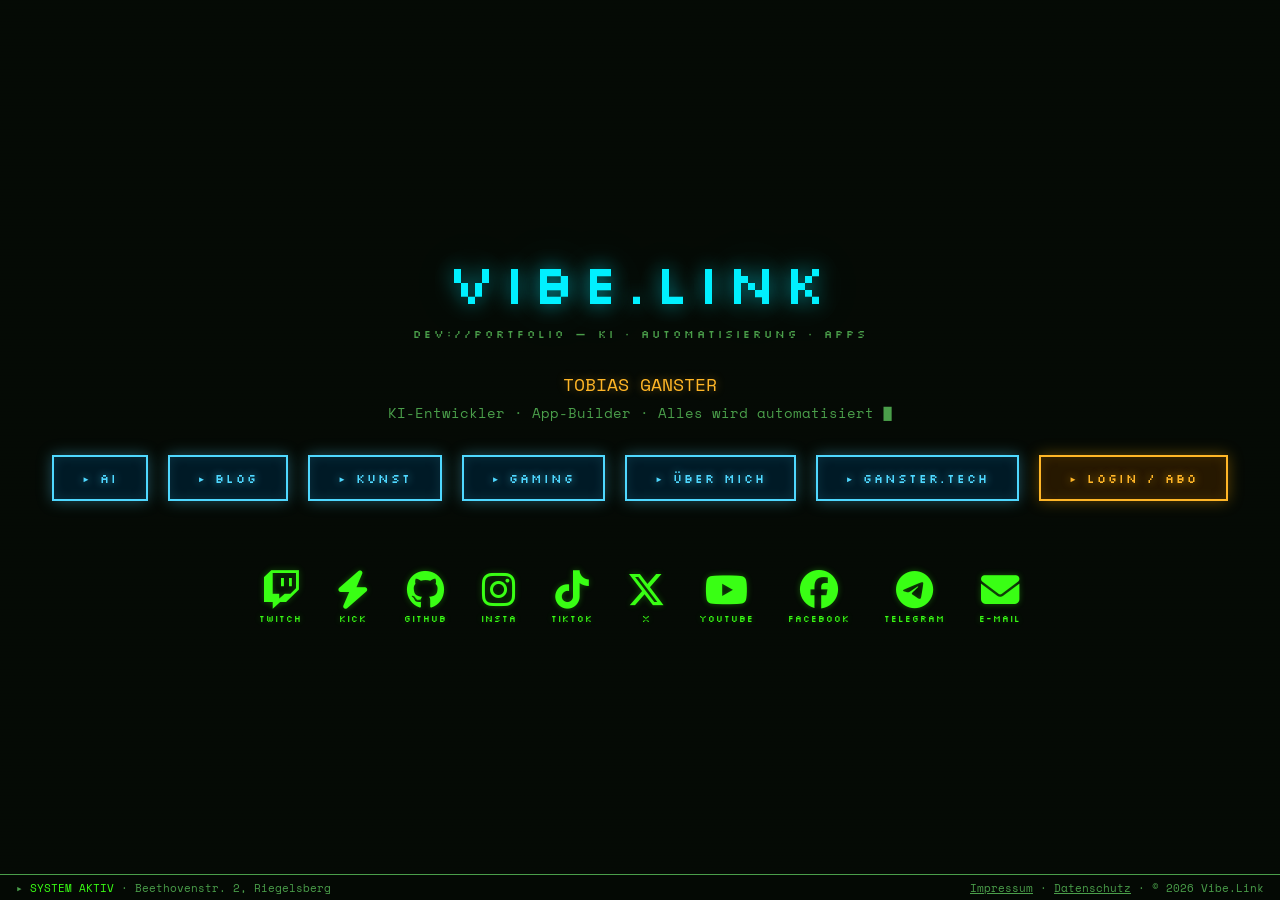
<file: index.html>
<!DOCTYPE html>
<html lang="de">
<head>

<!-- ============================================================
     GOOGLE ANALYTICS VORUEBERGEHEND DEAKTIVIERT (18.07.2026)
     Grund: GA setzt Cookies und uebertraegt Daten an Google (USA).
     Das ist nach § 25 TDDDG nur MIT vorheriger Einwilligung erlaubt
     (Cookie-Banner). Ohne Banner = Rechtsverstoss + Abmahnrisiko.
     Ausserdem stand in der Datenschutzerklaerung "kein Tracking",
     was damit nicht gestimmt haette.

     Wieder aktivieren: einfach die Kommentarzeichen entfernen.
     ABER vorher: Cookie-Banner einbauen ODER auf eine
     einwilligungsfreie Alternative wechseln (z.B. Matomo ohne Cookies).
     ============================================================
<script async src="https://www.googletagmanager.com/gtag/js?id=G-8L94X9D09W"></script>
<script>
  window.dataLayer = window.dataLayer || [];
  function gtag(){dataLayer.push(arguments);}
  gtag('js', new Date());
  gtag('config', 'G-8L94X9D09W', { 'anonymize_ip': true });
</script>
     ============================================================ -->
<meta charset="UTF-8">
<meta name="viewport" content="width=device-width, initial-scale=1.0">


  <title>VIBE.LINK — Tobias Ganster</title>
  <meta name="description" content="Tobias Ganster — KI-Entwickler, App-Builder, Automatisierer. Alles wird automatisiert.">
  <!-- Schriften liegen lokal auf dem eigenen Server (Datenschutz: keine IP-Uebertragung an Google) -->
  <link rel="stylesheet" href="fonts.css">
  <style>
    :root {
      --dos-green: #39ff14;
      --dos-amber: #ffb627;
      --dos-cyan: #00f0ff;
      --dos-red: #ff3355;
      --dos-white: #d4d4d4;
      --dos-dim: #4a9e4a;
      --dos-bg: #050a05;
      --font-main: 'Space Mono', 'Courier New', monospace;
      --font-pixel: 'Silkscreen', 'Pixelify Sans', monospace;
    }
    *, *::before, *::after { box-sizing: border-box; margin: 0; padding: 0; }
    /* Seite darf notfalls scrollen - sonst wird bei kleiner Bildschirmhoehe
       (z.B. Ultrawide im Vollbild) der obere Teil abgeschnitten. */
    html, body { width: 100%; min-height: 100%; overflow-x: hidden; overflow-y: auto; }
    body {
      background: var(--dos-bg);
      color: var(--dos-green);
      font-family: var(--font-main);
    }

    /* Video Background */
    .video-bg-container {
      position: fixed;
      top: 0; left: 0; width: 100%; height: 100%;
      z-index: 0;
      overflow: hidden;
    }
    .video-bg {
      position: absolute;
      top: 50%; left: 50%;
      min-width: 100%; min-height: 100%;
      width: auto; height: auto;
      transform: translate(-50%, -50%);
      object-fit: cover;
      opacity: 1.0;
    }

    /* Dark overlay */
    .overlay {
      position: fixed;
      top: 0; left: 0; width: 100%; height: 100%;
      z-index: 1;
      background: radial-gradient(ellipse at center, rgba(5,10,5,0.0) 0%, rgba(5,10,5,0.15) 100%);
    }

    /* CRT scanlines */
    .scanlines {
      position: fixed;
      top: 0; left: 0; width: 100%; height: 100%;
      z-index: 2;
      pointer-events: none;
      background: repeating-linear-gradient(
        to bottom,
        rgba(0,0,0,0.06) 0px,
        rgba(0,0,0,0.06) 1px,
        transparent 1px,
        transparent 3px
      );
    }

    /* Content */
    .content {
      position: relative;
      z-index: 3;
      display: flex;
      flex-direction: column;
      align-items: center;
      justify-content: center;
      /* min-height statt fester Hoehe: der Block waechst mit, statt oben abzuschneiden.
         Unten extra Platz fuer die fixierte Statusleiste. */
      min-height: 100vh;
      text-align: center;
      padding: 50px 20px 80px;
    }

    .logo {
      font-family: var(--font-pixel);
      font-size: 3.5rem;
      color: var(--dos-cyan);
      text-shadow: 0 0 20px rgba(0,240,255,0.6), 0 0 60px rgba(0,240,255,0.2);
      letter-spacing: 8px;
      margin-bottom: 8px;
    }

    .subtitle {
      font-family: var(--font-pixel);
      font-size: 0.7rem;
      color: var(--dos-dim);
      letter-spacing: 3px;
      margin-bottom: 30px;
    }

    .name {
      font-family: var(--font-main);
      font-size: 1.1rem;
      color: var(--dos-amber);
      margin-bottom: 6px;
      text-shadow: 0 0 10px rgba(255,182,39,0.4);
    }

    .tagline {
      font-family: var(--font-main);
      font-size: 0.85rem;
      color: var(--dos-dim);
      margin-bottom: 32px;
    }

    /* Navigation Links */
    .nav-links {
      display: flex;
      gap: 20px;
      flex-wrap: wrap;
      justify-content: center;
      margin-bottom: 40px;
    }
    .nav-link {
      font-family: var(--font-pixel);
      font-size: 0.78rem;
      color: #4fd8ff;
      background: rgba(0, 30, 45, 0.85);
      border: 2px solid #4fd8ff;
      padding: 13px 28px;
      text-decoration: none;
      letter-spacing: 2px;
      transition: all 0.2s;
      cursor: pointer;
      text-shadow: 0 0 8px rgba(79,216,255,0.7);
      box-shadow: 0 0 14px rgba(79,216,255,0.35), inset 0 0 12px rgba(79,216,255,0.12);
    }
    .nav-link:hover {
      background: #4fd8ff;
      color: #001018;
      text-shadow: none;
      box-shadow: 0 0 26px rgba(79,216,255,0.85);
    }
    /* Login/Abo faellt bewusst auf - das ist der Abo-Zugang */
    .nav-link.nav-login {
      color: var(--dos-amber, #ffb000);
      border-color: var(--dos-amber, #ffb000);
      background: rgba(45, 28, 0, 0.85);
      text-shadow: 0 0 8px rgba(255,176,0,0.7);
      box-shadow: 0 0 14px rgba(255,176,0,0.35), inset 0 0 12px rgba(255,176,0,0.12);
    }
    .nav-link.nav-login:hover {
      background: var(--dos-amber, #ffb000);
      color: #181000;
      box-shadow: 0 0 26px rgba(255,176,0,0.85);
    }

    /* Social Links */
    .social-links {
      display: flex;
      gap: 34px;
      margin-top: 30px;
      flex-wrap: wrap;
      justify-content: center;
      max-width: 900px;
    }
    .social-link {
      font-size: 2.4rem;
      color: var(--dos-green);
      text-decoration: none;
      transition: all 0.2s;
      display: inline-flex;
      flex-direction: column;
      align-items: center;
      gap: 4px;
      text-shadow: 0 0 6px rgba(57,255,20,0.3);
    }
    .social-link .label {
      font-family: var(--font-pixel);
      font-size: 0.55rem;
      letter-spacing: 1px;
    }
    .social-link:hover {
      color: var(--dos-cyan);
      text-shadow: 0 0 15px rgba(0,240,255,0.6);
      transform: scale(1.15);
    }

    /* Status bar */
    .status-bar {
      position: fixed;
      bottom: 0;
      left: 0; right: 0;
      z-index: 10;
      background: rgba(5,10,5,0.95);
      border-top: 1px solid var(--dos-dim);
      padding: 4px 16px;
      font-size: 0.7rem;
      color: var(--dos-dim);
      display: flex;
      justify-content: space-between;
    }
    .status-bar .online {
      color: var(--dos-green);
    }

    /* Blink cursor */
    .blink { animation: blink-cursor 1s step-end infinite; }
    @keyframes blink-cursor {
      0%, 100% { opacity: 1; }
      50% { opacity: 0; }
    }

    /* Mobile */
    @media (max-width: 600px) {
      .logo { font-size: 2rem; letter-spacing: 4px; }
      .subtitle { font-size: 0.5rem; }
      .nav-link { padding: 6px 16px; font-size: 0.5rem; }
    }
  
    /* Desktop: video nicht so reinzoomen */
    @media (min-width: 768px) {
      .video-bg {
        object-fit: contain !important;
        background: #050a05;
      }
    }
    /* Mobile: video fuellt den Screen */
    @media (max-width: 767px) {
      .video-bg {
        object-fit: cover !important;
      }
    }

  </style>
  <!-- Symbole liegen lokal auf dem eigenen Server (Datenschutz: keine IP-Uebertragung an Cloudflare) -->
  <link rel="stylesheet" href="fontawesome.css">
</head>
<body>

<!-- Video Background -->
<div class="video-bg-container">
  <video class="video-bg" id="bgVideo" autoplay muted loop playsinline></video>
</div>
<script>
/* Hintergrund-Rotation:
   - beim Laden wird zufaellig einer aus BGS gezogen
   - danach wird alle 60 Sekunden sanft zum naechsten ueberblendet
   Neue Hintergruende einfach unten in die Liste BGS eintragen. */
(function () {
  var BGS = ["startseite.mp4", "startseite2.mp4"];
  var WECHSEL_MS = 60000;  // alle 60 Sekunden wechseln
  var FADE_MS = 1200;      // Dauer der Ueberblendung

  var v = document.getElementById("bgVideo");
  if (!v) return;

  var i = Math.floor(Math.random() * BGS.length);

  function play() {
    var p = v.play();
    if (p && p.catch) p.catch(function () {});
  }
  function setSrc(idx) {
    v.src = BGS[idx];
    v.load();
    play();
  }

  v.style.transition = "opacity " + FADE_MS + "ms ease";
  setSrc(i);

  if (BGS.length > 1) {
    setInterval(function () {
      v.style.opacity = "0";
      setTimeout(function () {
        i = (i + 1) % BGS.length;
        setSrc(i);
        v.style.opacity = "1";
      }, FADE_MS);
    }, WECHSEL_MS);
  }
})();
</script>

<!-- Overlays -->
<div class="overlay"></div>
<div class="scanlines"></div>

<!-- Content -->
<div class="content">
  <div class="logo">VIBE.LINK</div>
  <div class="subtitle">DEV://PORTFOLIO — KI · Automatisierung · Apps</div>

  <div class="name">TOBIAS GANSTER</div>
  <div class="tagline">KI-Entwickler · App-Builder · Alles wird automatisiert<span class="blink"> █</span></div>

  <div class="nav-links">
    <a class="nav-link" href="ki.html">▸ AI</a>
    <a class="nav-link" href="blog.html">▸ BLOG</a>
    <a class="nav-link" href="#kunst">▸ KUNST</a>
    <a class="nav-link" href="#gaming">▸ GAMING</a>
    <a class="nav-link" href="#about">▸ ÜBER MICH</a>
    <a class="nav-link" href="https://ganster.tech" target="_blank" rel="noopener">▸ GANSTER.TECH</a>
    <a class="nav-link nav-login" href="login.html">▸ LOGIN / ABO</a>
  </div>

  <div class="social-links">
    <a class="social-link" href="https://www.twitch.tv/vibelink" target="_blank" title="Twitch"><i class="fab fa-twitch"></i><span class="label">TWITCH</span></a>
    <a class="social-link" href="https://kick.com/vibelink" target="_blank" title="Kick"><i class="fas fa-bolt"></i><span class="label">KICK</span></a>
    <a class="social-link" href="https://github.com/Sonderling84" target="_blank" title="GitHub"><i class="fab fa-github"></i><span class="label">GITHUB</span></a>
    <a class="social-link" href="https://www.instagram.com/vibelink" target="_blank" title="Instagram"><i class="fab fa-instagram"></i><span class="label">INSTA</span></a>
    <a class="social-link" href="https://www.tiktok.com/@vibelink" target="_blank" title="TikTok"><i class="fab fa-tiktok"></i><span class="label">TIKTOK</span></a>
    <a class="social-link" href="https://x.com/vibelink" target="_blank" title="X"><i class="fab fa-x-twitter"></i><span class="label">X</span></a>
    <a class="social-link" href="https://www.youtube.com/@vibelink" target="_blank" title="YouTube"><i class="fab fa-youtube"></i><span class="label">YOUTUBE</span></a>
    <a class="social-link" href="https://www.facebook.com/tobiasganster" target="_blank" title="Facebook"><i class="fab fa-facebook"></i><span class="label">FACEBOOK</span></a>
    <a class="social-link" href="https://t.me/tobiasganster" target="_blank" title="Telegram"><i class="fab fa-telegram"></i><span class="label">TELEGRAM</span></a>
    <a class="social-link" href="mailto:www.tobiasganster.de@gmail.com" title="E-Mail"><i class="fas fa-envelope"></i><span class="label">E-MAIL</span></a>
  </div>
</div>

<!-- Status Bar -->
<div class="status-bar">
  <span>▸ <span class="online">SYSTEM AKTIV</span> · Beethovenstr. 2, Riegelsberg</span>
  <span><a href="impressum.html" style="color:inherit">Impressum</a> · <a href="datenschutz.html" style="color:inherit">Datenschutz</a> · © 2026 Vibe.Link</span>
</div>

<script src="zaehler.js" defer></script>
</body>
</html>
</file>
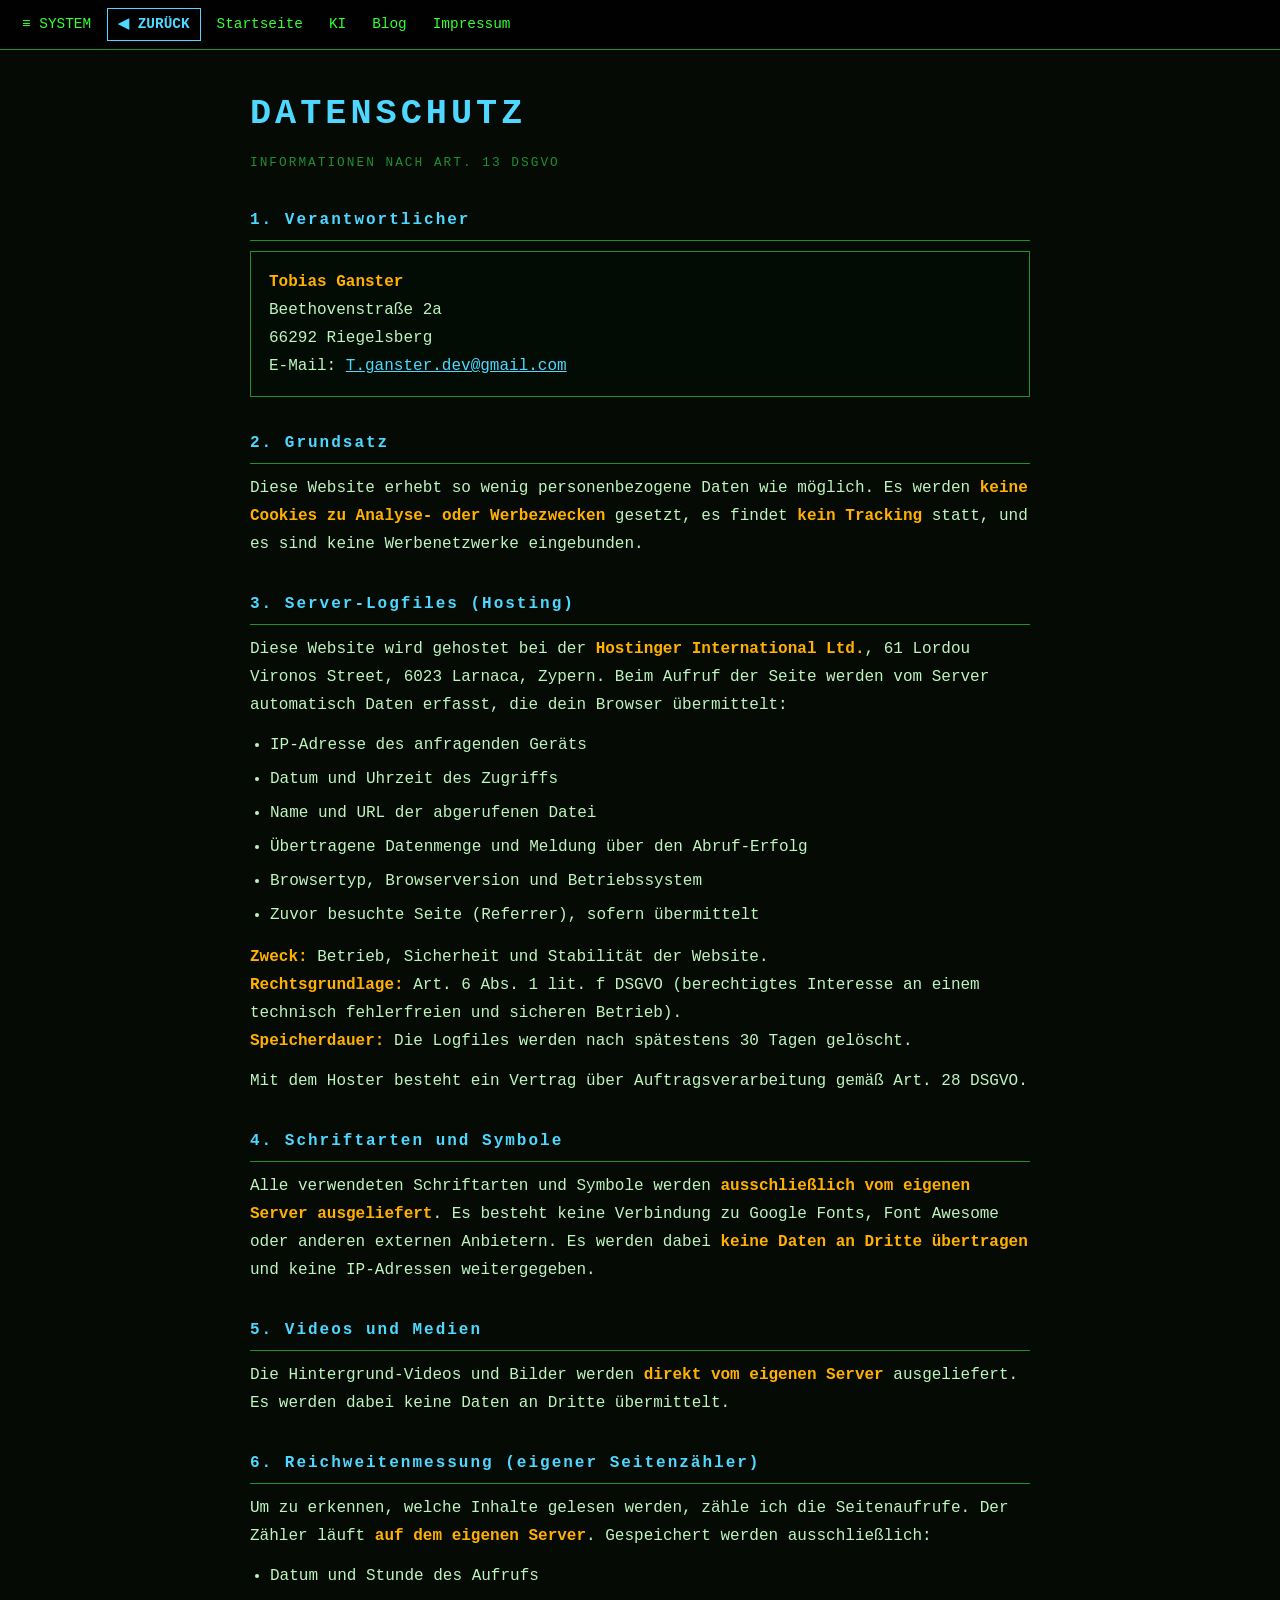
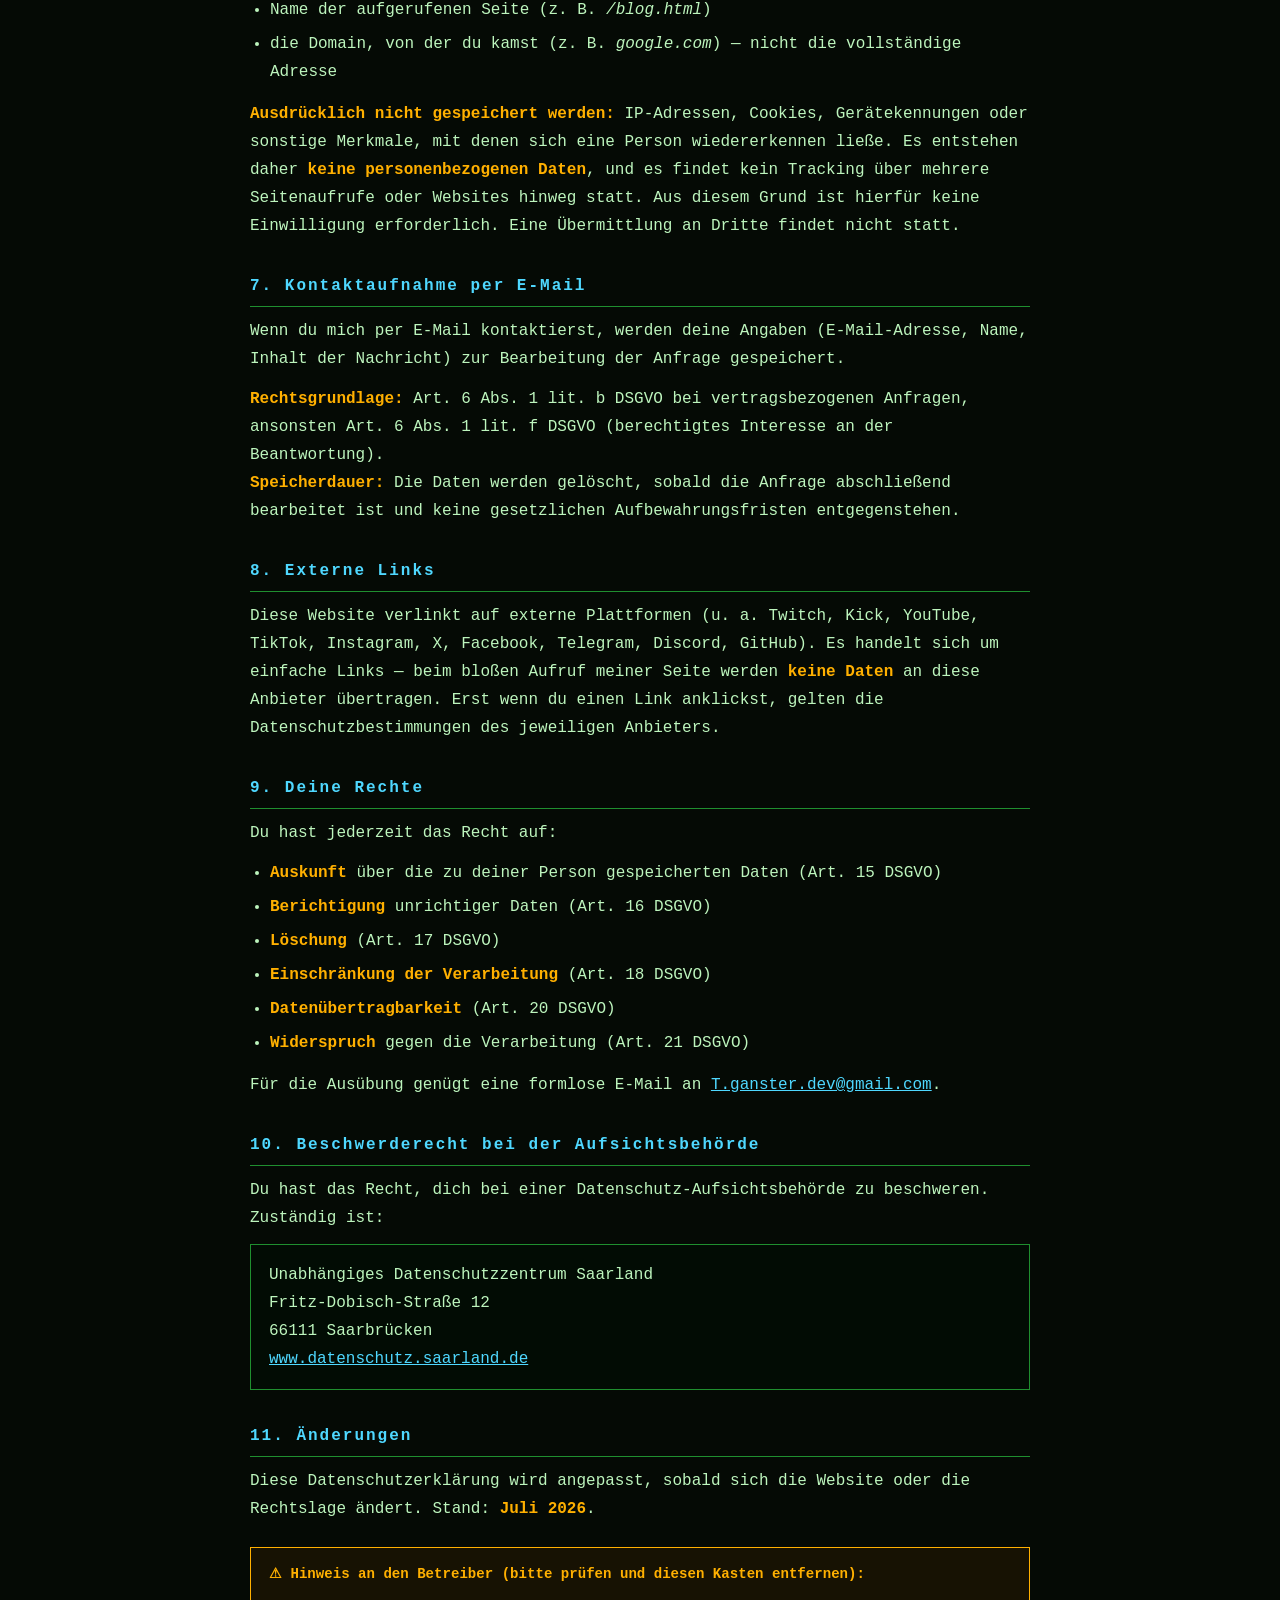
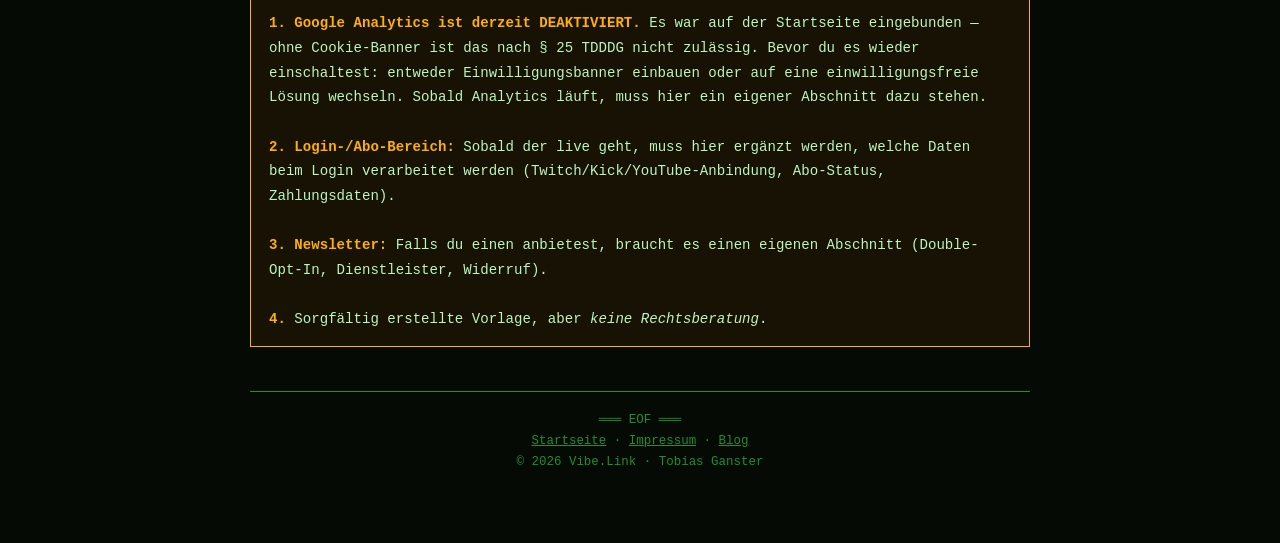
<file: datenschutz.html>
<!DOCTYPE html>
<html lang="de">
<head>
<meta charset="UTF-8">
<meta name="viewport" content="width=device-width, initial-scale=1.0">
<title>Datenschutzerklärung — VIBE.LINK | Tobias Ganster</title>
<meta name="description" content="Datenschutzerklärung nach DSGVO für tobiasganster.de — welche Daten erhoben werden und welche Rechte du hast.">
<meta name="robots" content="index, follow">
<link rel="stylesheet" href="recht.css">
</head>
<body>

<div class="menubar">
  <span>≡ SYSTEM</span>
  <span class="zurueck" onclick="if(history.length>1){history.back()}else{location.href='index.html'}">◀ ZURÜCK</span>
  <a href="index.html">Startseite</a>
  <a href="ki.html">KI</a>
  <a href="blog.html">Blog</a>
  <a href="impressum.html">Impressum</a>
</div>

<div class="wrap">
  <h1>DATENSCHUTZ</h1>
  <div class="sub">INFORMATIONEN NACH ART. 13 DSGVO</div>

  <h2>1. Verantwortlicher</h2>
  <div class="box">
    <strong>Tobias Ganster</strong><br>
    Beethovenstraße 2a<br>
    66292 Riegelsberg<br>
    E-Mail: <a href="mailto:T.ganster.dev@gmail.com">T.ganster.dev@gmail.com</a>
  </div>

  <h2>2. Grundsatz</h2>
  <p>
    Diese Website erhebt so wenig personenbezogene Daten wie möglich. Es werden
    <strong>keine Cookies zu Analyse- oder Werbezwecken</strong> gesetzt, es findet
    <strong>kein Tracking</strong> statt, und es sind keine Werbenetzwerke eingebunden.
  </p>

  <h2>3. Server-Logfiles (Hosting)</h2>
  <p>
    Diese Website wird gehostet bei der <strong>Hostinger International Ltd.</strong>,
    61 Lordou Vironos Street, 6023 Larnaca, Zypern. Beim Aufruf der Seite werden vom
    Server automatisch Daten erfasst, die dein Browser übermittelt:
  </p>
  <ul>
    <li>IP-Adresse des anfragenden Geräts</li>
    <li>Datum und Uhrzeit des Zugriffs</li>
    <li>Name und URL der abgerufenen Datei</li>
    <li>Übertragene Datenmenge und Meldung über den Abruf-Erfolg</li>
    <li>Browsertyp, Browserversion und Betriebssystem</li>
    <li>Zuvor besuchte Seite (Referrer), sofern übermittelt</li>
  </ul>
  <p>
    <strong>Zweck:</strong> Betrieb, Sicherheit und Stabilität der Website.<br>
    <strong>Rechtsgrundlage:</strong> Art. 6 Abs. 1 lit. f DSGVO (berechtigtes Interesse an
    einem technisch fehlerfreien und sicheren Betrieb).<br>
    <strong>Speicherdauer:</strong> Die Logfiles werden nach spätestens 30 Tagen gelöscht.
  </p>
  <p>
    Mit dem Hoster besteht ein Vertrag über Auftragsverarbeitung gemäß Art. 28 DSGVO.
  </p>

  <h2>4. Schriftarten und Symbole</h2>
  <p>
    Alle verwendeten Schriftarten und Symbole werden <strong>ausschließlich vom eigenen
    Server ausgeliefert</strong>. Es besteht keine Verbindung zu Google Fonts, Font Awesome
    oder anderen externen Anbietern. Es werden dabei <strong>keine Daten an Dritte
    übertragen</strong> und keine IP-Adressen weitergegeben.
  </p>

  <h2>5. Videos und Medien</h2>
  <p>
    Die Hintergrund-Videos und Bilder werden <strong>direkt vom eigenen Server</strong>
    ausgeliefert. Es werden dabei keine Daten an Dritte übermittelt.
  </p>

  <h2>6. Reichweitenmessung (eigener Seitenzähler)</h2>
  <p>
    Um zu erkennen, welche Inhalte gelesen werden, zähle ich die Seitenaufrufe.
    Der Zähler läuft <strong>auf dem eigenen Server</strong>. Gespeichert werden ausschließlich:
  </p>
  <ul>
    <li>Datum und Stunde des Aufrufs</li>
    <li>Name der aufgerufenen Seite (z. B. <em>/blog.html</em>)</li>
    <li>die Domain, von der du kamst (z. B. <em>google.com</em>) — nicht die vollständige Adresse</li>
  </ul>
  <p>
    <strong>Ausdrücklich nicht gespeichert werden:</strong> IP-Adressen, Cookies,
    Gerätekennungen oder sonstige Merkmale, mit denen sich eine Person wiedererkennen ließe.
    Es entstehen daher <strong>keine personenbezogenen Daten</strong>, und es findet kein
    Tracking über mehrere Seitenaufrufe oder Websites hinweg statt. Aus diesem Grund ist
    hierfür keine Einwilligung erforderlich. Eine Übermittlung an Dritte findet nicht statt.
  </p>

  <h2>7. Kontaktaufnahme per E-Mail</h2>
  <p>
    Wenn du mich per E-Mail kontaktierst, werden deine Angaben (E-Mail-Adresse, Name,
    Inhalt der Nachricht) zur Bearbeitung der Anfrage gespeichert.
  </p>
  <p>
    <strong>Rechtsgrundlage:</strong> Art. 6 Abs. 1 lit. b DSGVO bei vertragsbezogenen Anfragen,
    ansonsten Art. 6 Abs. 1 lit. f DSGVO (berechtigtes Interesse an der Beantwortung).<br>
    <strong>Speicherdauer:</strong> Die Daten werden gelöscht, sobald die Anfrage abschließend
    bearbeitet ist und keine gesetzlichen Aufbewahrungsfristen entgegenstehen.
  </p>

  <h2>8. Externe Links</h2>
  <p>
    Diese Website verlinkt auf externe Plattformen (u. a. Twitch, Kick, YouTube, TikTok,
    Instagram, X, Facebook, Telegram, Discord, GitHub). Es handelt sich um einfache Links —
    beim bloßen Aufruf meiner Seite werden <strong>keine Daten</strong> an diese Anbieter
    übertragen. Erst wenn du einen Link anklickst, gelten die Datenschutzbestimmungen des
    jeweiligen Anbieters.
  </p>

  <h2>9. Deine Rechte</h2>
  <p>Du hast jederzeit das Recht auf:</p>
  <ul>
    <li><strong>Auskunft</strong> über die zu deiner Person gespeicherten Daten (Art. 15 DSGVO)</li>
    <li><strong>Berichtigung</strong> unrichtiger Daten (Art. 16 DSGVO)</li>
    <li><strong>Löschung</strong> (Art. 17 DSGVO)</li>
    <li><strong>Einschränkung der Verarbeitung</strong> (Art. 18 DSGVO)</li>
    <li><strong>Datenübertragbarkeit</strong> (Art. 20 DSGVO)</li>
    <li><strong>Widerspruch</strong> gegen die Verarbeitung (Art. 21 DSGVO)</li>
  </ul>
  <p>
    Für die Ausübung genügt eine formlose E-Mail an
    <a href="mailto:T.ganster.dev@gmail.com">T.ganster.dev@gmail.com</a>.
  </p>

  <h2>10. Beschwerderecht bei der Aufsichtsbehörde</h2>
  <p>
    Du hast das Recht, dich bei einer Datenschutz-Aufsichtsbehörde zu beschweren.
    Zuständig ist:
  </p>
  <div class="box">
    Unabhängiges Datenschutzzentrum Saarland<br>
    Fritz-Dobisch-Straße 12<br>
    66111 Saarbrücken<br>
    <a href="https://www.datenschutz.saarland.de" target="_blank" rel="noopener">www.datenschutz.saarland.de</a>
  </div>

  <h2>11. Änderungen</h2>
  <p>
    Diese Datenschutzerklärung wird angepasst, sobald sich die Website oder die
    Rechtslage ändert. Stand: <strong>Juli 2026</strong>.
  </p>

  <div class="hinweis">
    <strong>⚠ Hinweis an den Betreiber (bitte prüfen und diesen Kasten entfernen):</strong><br><br>
    <strong>1. Google Analytics ist derzeit DEAKTIVIERT.</strong> Es war auf der Startseite
    eingebunden — ohne Cookie-Banner ist das nach § 25 TDDDG nicht zulässig. Bevor du es
    wieder einschaltest: entweder Einwilligungsbanner einbauen oder auf eine
    einwilligungsfreie Lösung wechseln. Sobald Analytics läuft, muss hier ein eigener
    Abschnitt dazu stehen.<br><br>
    <strong>2. Login-/Abo-Bereich:</strong> Sobald der live geht, muss hier ergänzt werden, welche
    Daten beim Login verarbeitet werden (Twitch/Kick/YouTube-Anbindung, Abo-Status, Zahlungsdaten).<br><br>
    <strong>3. Newsletter:</strong> Falls du einen anbietest, braucht es einen eigenen Abschnitt
    (Double-Opt-In, Dienstleister, Widerruf).<br><br>
    <strong>4.</strong> Sorgfältig erstellte Vorlage, aber <em>keine Rechtsberatung</em>.
  </div>

  <div class="footer">
    ═══ EOF ═══<br>
    <a href="index.html">Startseite</a> ·
    <a href="impressum.html">Impressum</a> ·
    <a href="blog.html">Blog</a><br>
    © 2026 Vibe.Link · Tobias Ganster
  </div>
</div>

<script src="zaehler.js" defer></script>
</body>
</html>
</file>
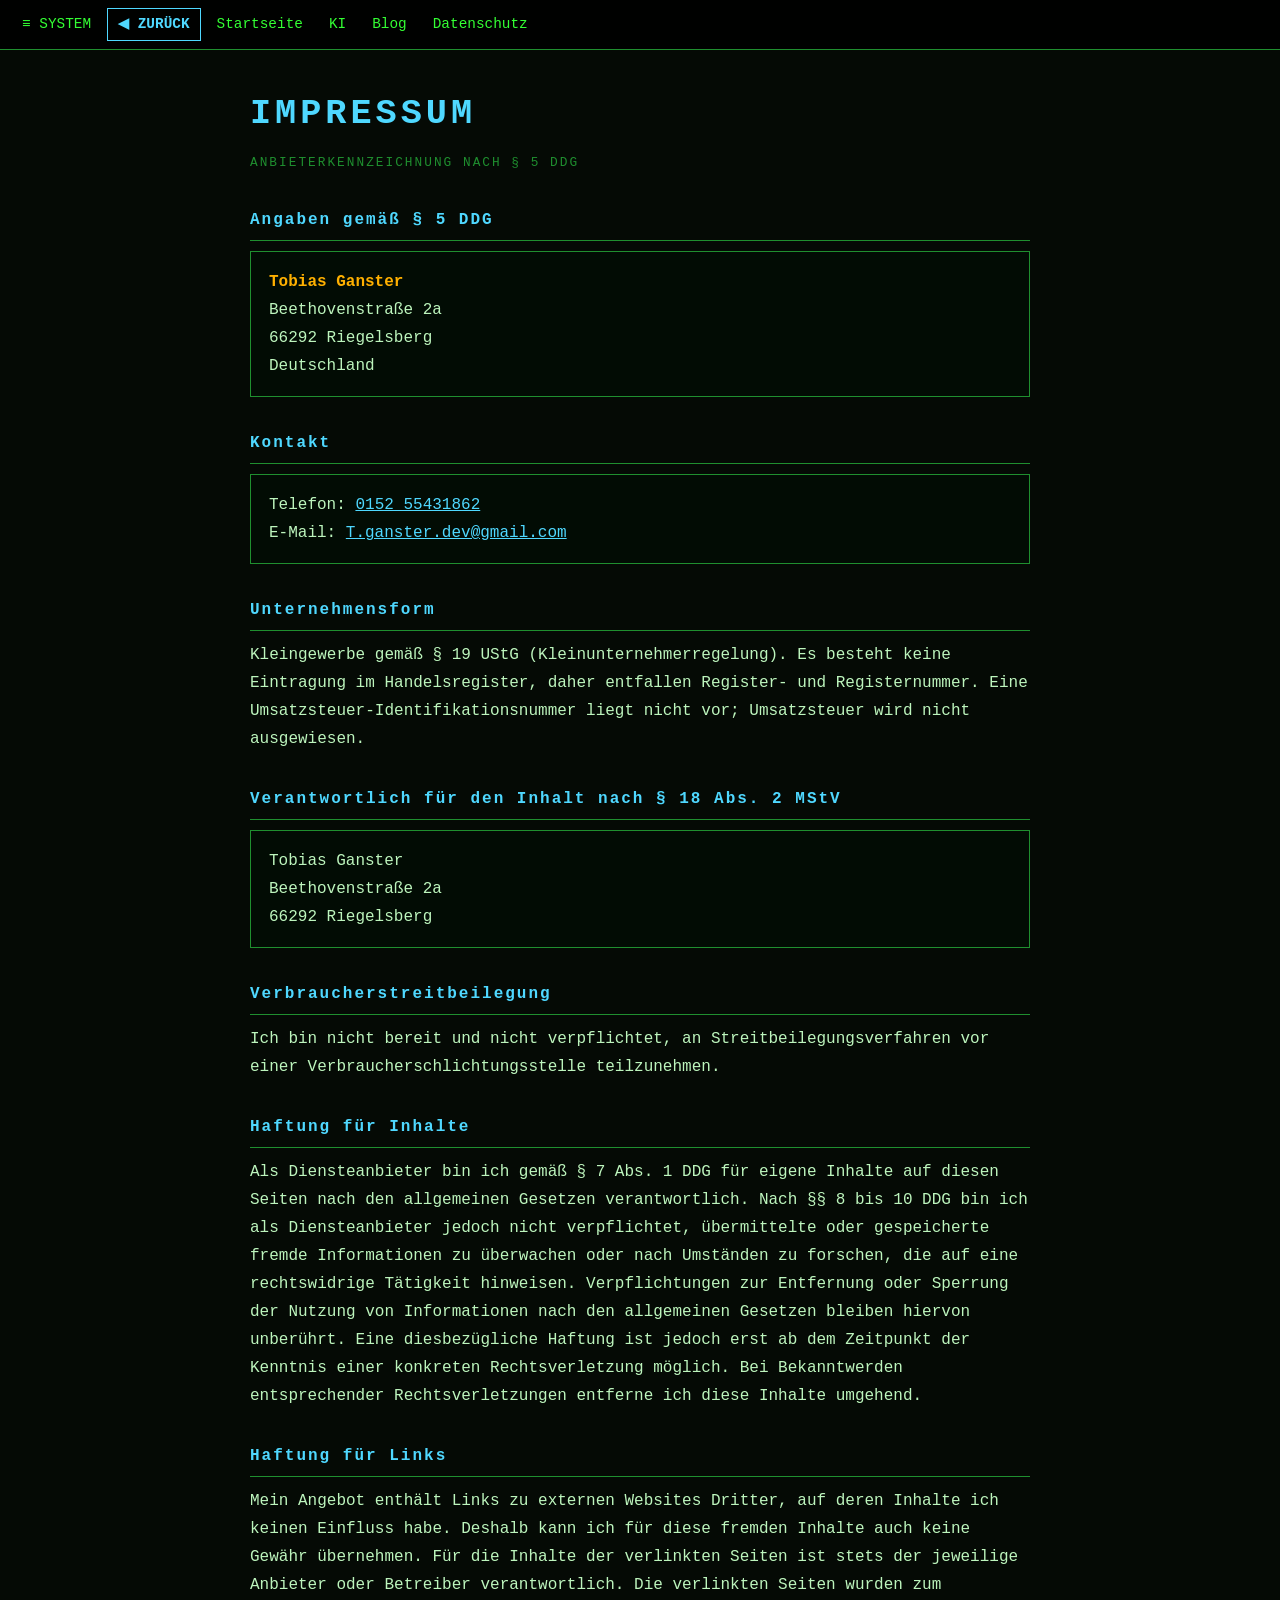
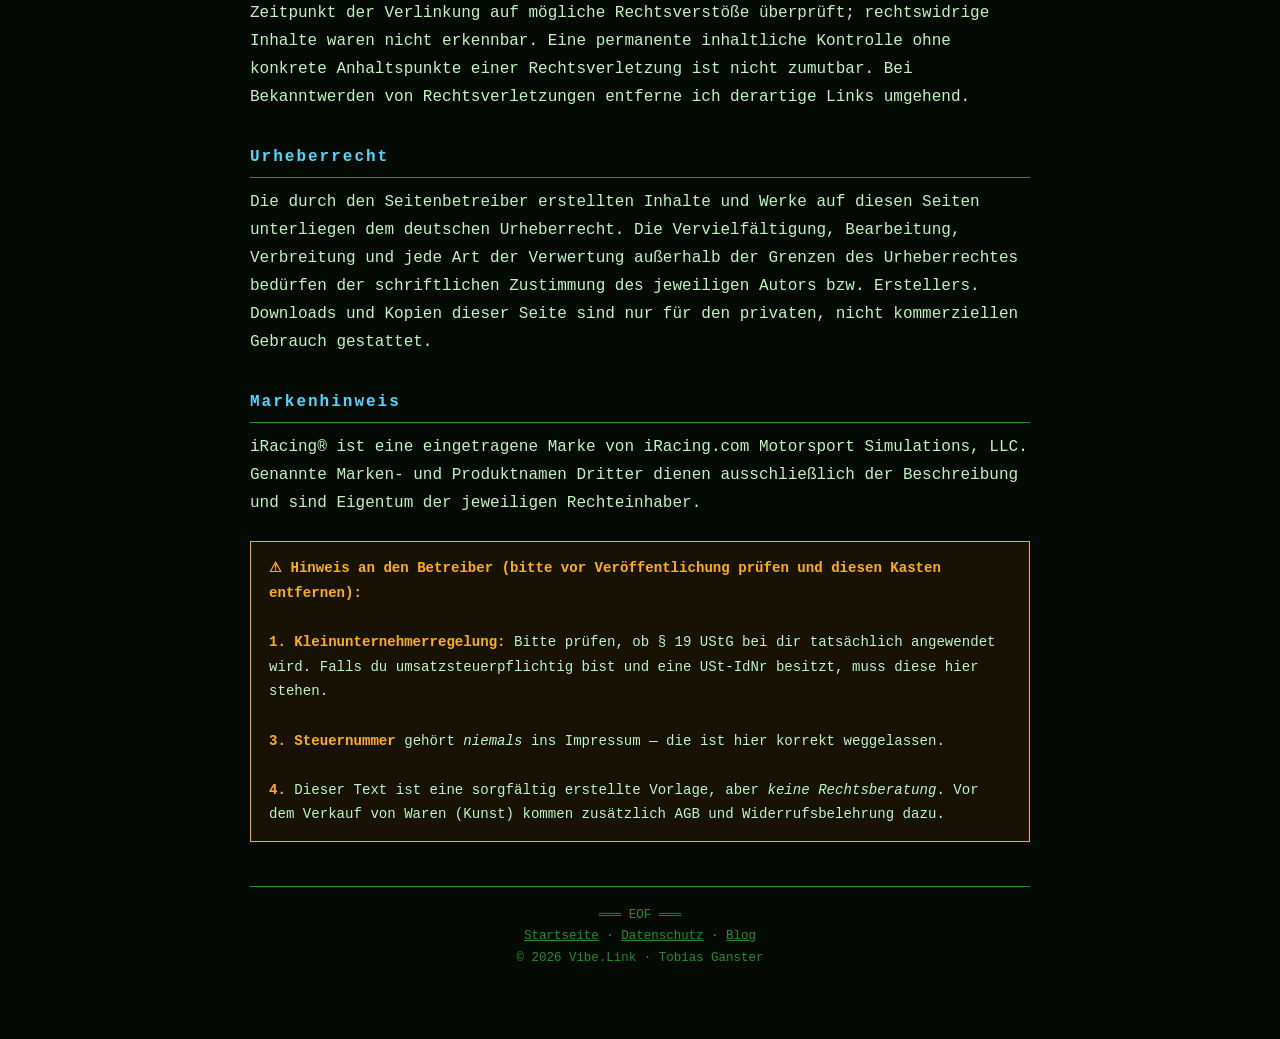
<file: impressum.html>
<!DOCTYPE html>
<html lang="de">
<head>
<meta charset="UTF-8">
<meta name="viewport" content="width=device-width, initial-scale=1.0">
<title>Impressum — VIBE.LINK | Tobias Ganster</title>
<meta name="description" content="Impressum und Anbieterkennzeichnung nach § 5 DDG für tobiasganster.de — Tobias Ganster, Riegelsberg.">
<meta name="robots" content="index, follow">
<link rel="stylesheet" href="recht.css">
</head>
<body>

<div class="menubar">
  <span>≡ SYSTEM</span>
  <span class="zurueck" onclick="if(history.length>1){history.back()}else{location.href='index.html'}">◀ ZURÜCK</span>
  <a href="index.html">Startseite</a>
  <a href="ki.html">KI</a>
  <a href="blog.html">Blog</a>
  <a href="datenschutz.html">Datenschutz</a>
</div>

<div class="wrap">
  <h1>IMPRESSUM</h1>
  <div class="sub">ANBIETERKENNZEICHNUNG NACH § 5 DDG</div>

  <h2>Angaben gemäß § 5 DDG</h2>
  <div class="box">
    <strong>Tobias Ganster</strong><br>
    Beethovenstraße 2a<br>
    66292 Riegelsberg<br>
    Deutschland
  </div>

  <h2>Kontakt</h2>
  <div class="box">
    Telefon: <a href="tel:+4915255431862">0152 55431862</a><br>
    E-Mail: <a href="mailto:T.ganster.dev@gmail.com">T.ganster.dev@gmail.com</a>
  </div>

  <h2>Unternehmensform</h2>
  <p>
    Kleingewerbe gemäß § 19 UStG (Kleinunternehmerregelung).
    Es besteht keine Eintragung im Handelsregister, daher entfallen Register- und Registernummer.
    Eine Umsatzsteuer-Identifikationsnummer liegt nicht vor; Umsatzsteuer wird nicht ausgewiesen.
  </p>

  <h2>Verantwortlich für den Inhalt nach § 18 Abs. 2 MStV</h2>
  <div class="box">
    Tobias Ganster<br>
    Beethovenstraße 2a<br>
    66292 Riegelsberg
  </div>

  <h2>Verbraucherstreitbeilegung</h2>
  <p>
    Ich bin nicht bereit und nicht verpflichtet, an Streitbeilegungsverfahren
    vor einer Verbraucherschlichtungsstelle teilzunehmen.
  </p>

  <h2>Haftung für Inhalte</h2>
  <p>
    Als Diensteanbieter bin ich gemäß § 7 Abs. 1 DDG für eigene Inhalte auf diesen Seiten
    nach den allgemeinen Gesetzen verantwortlich. Nach §§ 8 bis 10 DDG bin ich als
    Diensteanbieter jedoch nicht verpflichtet, übermittelte oder gespeicherte fremde
    Informationen zu überwachen oder nach Umständen zu forschen, die auf eine rechtswidrige
    Tätigkeit hinweisen. Verpflichtungen zur Entfernung oder Sperrung der Nutzung von
    Informationen nach den allgemeinen Gesetzen bleiben hiervon unberührt. Eine diesbezügliche
    Haftung ist jedoch erst ab dem Zeitpunkt der Kenntnis einer konkreten Rechtsverletzung
    möglich. Bei Bekanntwerden entsprechender Rechtsverletzungen entferne ich diese Inhalte umgehend.
  </p>

  <h2>Haftung für Links</h2>
  <p>
    Mein Angebot enthält Links zu externen Websites Dritter, auf deren Inhalte ich keinen
    Einfluss habe. Deshalb kann ich für diese fremden Inhalte auch keine Gewähr übernehmen.
    Für die Inhalte der verlinkten Seiten ist stets der jeweilige Anbieter oder Betreiber
    verantwortlich. Die verlinkten Seiten wurden zum Zeitpunkt der Verlinkung auf mögliche
    Rechtsverstöße überprüft; rechtswidrige Inhalte waren nicht erkennbar. Eine permanente
    inhaltliche Kontrolle ohne konkrete Anhaltspunkte einer Rechtsverletzung ist nicht zumutbar.
    Bei Bekanntwerden von Rechtsverletzungen entferne ich derartige Links umgehend.
  </p>

  <h2>Urheberrecht</h2>
  <p>
    Die durch den Seitenbetreiber erstellten Inhalte und Werke auf diesen Seiten unterliegen
    dem deutschen Urheberrecht. Die Vervielfältigung, Bearbeitung, Verbreitung und jede Art
    der Verwertung außerhalb der Grenzen des Urheberrechtes bedürfen der schriftlichen
    Zustimmung des jeweiligen Autors bzw. Erstellers. Downloads und Kopien dieser Seite sind
    nur für den privaten, nicht kommerziellen Gebrauch gestattet.
  </p>

  <h2>Markenhinweis</h2>
  <p>
    iRacing® ist eine eingetragene Marke von iRacing.com Motorsport Simulations, LLC.
    Genannte Marken- und Produktnamen Dritter dienen ausschließlich der Beschreibung und
    sind Eigentum der jeweiligen Rechteinhaber.
  </p>

  <div class="hinweis">
    <strong>⚠ Hinweis an den Betreiber (bitte vor Veröffentlichung prüfen und diesen Kasten entfernen):</strong><br><br>
    <strong>1. Kleinunternehmerregelung:</strong> Bitte prüfen, ob § 19 UStG bei dir tatsächlich
    angewendet wird. Falls du umsatzsteuerpflichtig bist und eine USt-IdNr besitzt, muss diese hier stehen.<br><br>
    <strong>3. Steuernummer</strong> gehört <em>niemals</em> ins Impressum — die ist hier korrekt weggelassen.<br><br>
    <strong>4.</strong> Dieser Text ist eine sorgfältig erstellte Vorlage, aber <em>keine Rechtsberatung</em>.
    Vor dem Verkauf von Waren (Kunst) kommen zusätzlich AGB und Widerrufsbelehrung dazu.
  </div>

  <div class="footer">
    ═══ EOF ═══<br>
    <a href="index.html">Startseite</a> ·
    <a href="datenschutz.html">Datenschutz</a> ·
    <a href="blog.html">Blog</a><br>
    © 2026 Vibe.Link · Tobias Ganster
  </div>
</div>

<script src="zaehler.js" defer></script>
</body>
</html>
</file>
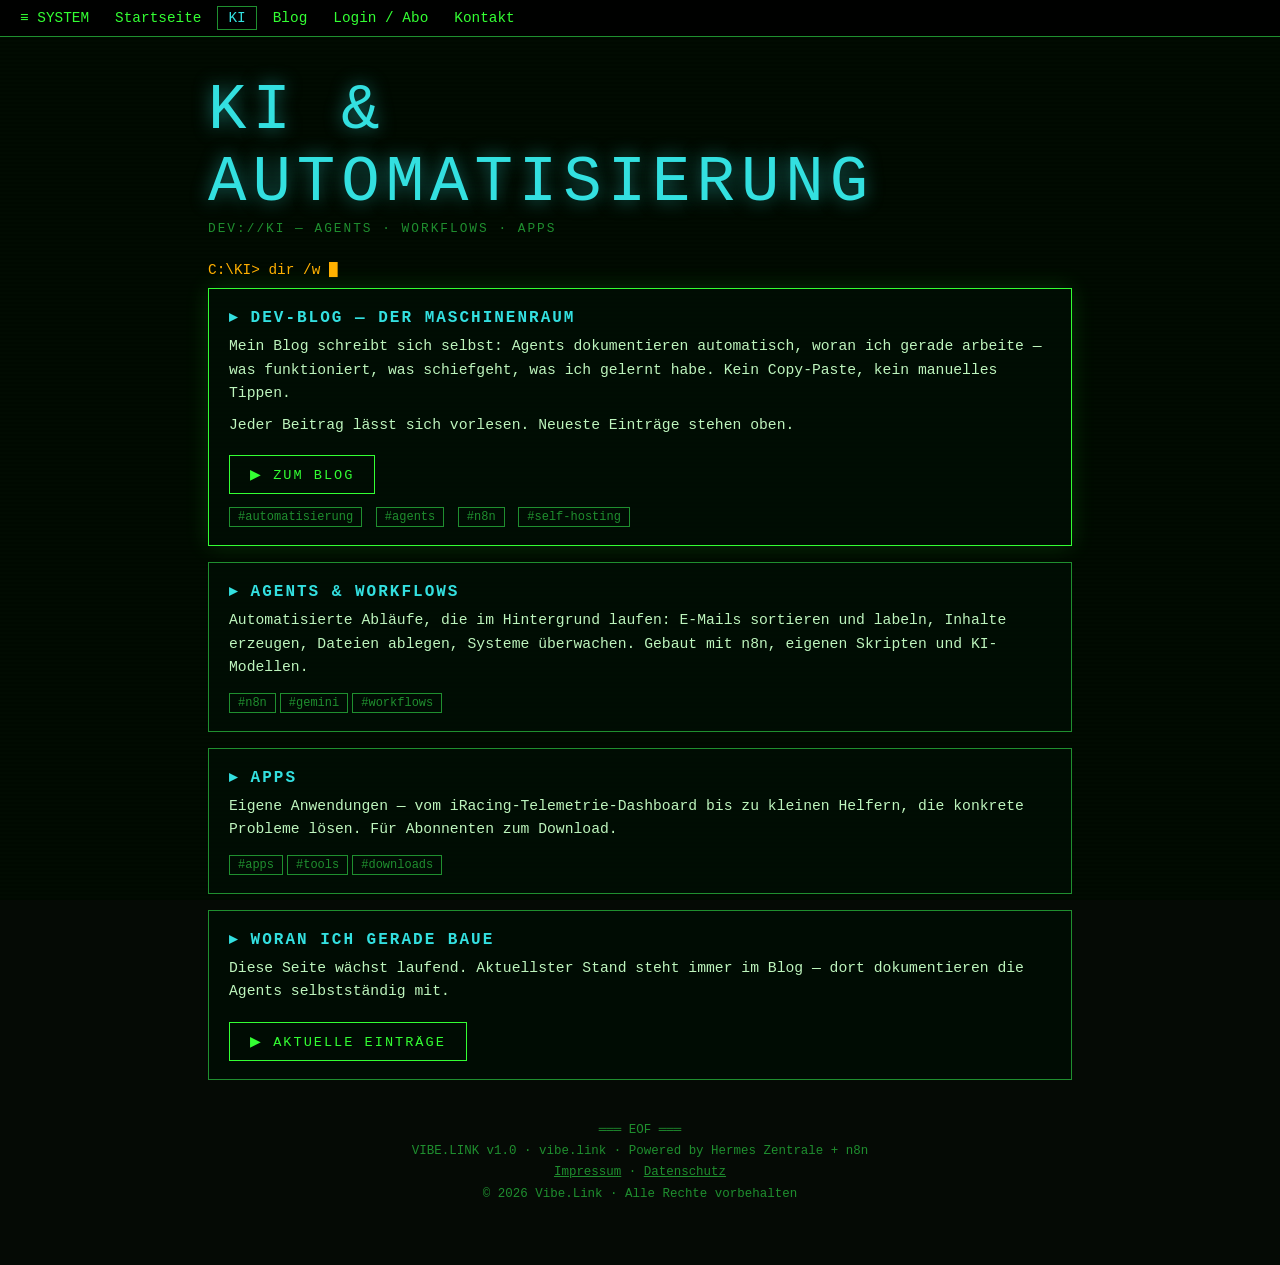
<file: ki.html>
<!DOCTYPE html>
<html lang="de">
<head>
<meta charset="UTF-8">
<meta name="viewport" content="width=device-width, initial-scale=1.0">
<title>VIBE.LINK — KI &amp; Automatisierung</title>
<meta name="description" content="Vibe.Link — KI-Entwicklung, Agents und Automatisierung. Plus der automatisierte Dev-Blog aus dem Maschinenraum.">
<style>
  :root {
    --dos-bg: #050a05;
    --dos-green: #33ff33;
    --dos-dim: #1f8f2f;
    --dos-cyan: #33e0e0;
    --dos-amber: #ffb000;
  }
  * { box-sizing: border-box; }
  body {
    margin: 0;
    background: var(--dos-bg);
    color: var(--dos-green);
    font-family: "Courier New", Courier, monospace;
    min-height: 100vh;
    overflow-x: hidden;
  }
  .video-bg-container {
    position: fixed; top: 0; left: 0;
    width: 100%; height: 100%;
    z-index: 0; overflow: hidden;
  }
  .video-bg {
    position: absolute; top: 50%; left: 50%;
    min-width: 100%; min-height: 100%;
    width: auto; height: auto;
    transform: translate(-50%, -50%);
    object-fit: cover; opacity: 1;
  }
  .overlay {
    position: fixed; inset: 0; z-index: 1;
    background: rgba(0, 12, 0, 0.72);
  }
  .scanlines {
    position: fixed; inset: 0; z-index: 2; pointer-events: none;
    background: repeating-linear-gradient(
      to bottom, rgba(0,0,0,0) 0px, rgba(0,0,0,0) 2px,
      rgba(0,0,0,0.25) 3px, rgba(0,0,0,0) 4px);
  }
</style>
</head>
<style>
  .menubar {
    position: relative; z-index: 5;
    display: flex; align-items: center; gap: 6px;
    background: rgba(0,0,0,0.85);
    border-bottom: 1px solid var(--dos-dim);
    padding: 6px 10px; font-size: 0.9rem; flex-wrap: wrap;
  }
  .menubar a, .menubar span { color: var(--dos-green); text-decoration: none; padding: 3px 10px; }
  .menubar a:hover { background: var(--dos-green); color: #000; }
  .menubar .active { background: #000; color: var(--dos-cyan); border: 1px solid var(--dos-dim); }

  .wrap { position: relative; z-index: 5; max-width: 900px; margin: 0 auto; padding: 28px 18px 60px; }

  .logo {
    font-size: clamp(2rem, 7vw, 4rem); letter-spacing: 6px;
    color: var(--dos-cyan); text-shadow: 0 0 18px rgba(51,224,224,0.5);
    margin: 10px 0 2px;
  }
  .sub { color: var(--dos-dim); letter-spacing: 2px; font-size: 0.8rem; margin-bottom: 26px; }
  .prompt { color: var(--dos-amber); margin: 26px 0 10px; font-size: 0.9rem; }

  .card {
    background: rgba(0, 14, 4, 0.82);
    border: 1px solid var(--dos-dim);
    padding: 18px 20px; margin-bottom: 16px;
  }
  .card h2 { margin: 0 0 8px; font-size: 1rem; color: var(--dos-cyan); letter-spacing: 2px; }
  .card p { margin: 0 0 8px; line-height: 1.6; font-size: 0.92rem; color: #bdf5bd; }

  .blogcard { border-color: var(--dos-green); box-shadow: 0 0 22px rgba(51,255,51,0.16); }
  .btn {
    display: inline-block; margin-top: 10px; padding: 10px 20px;
    border: 1px solid var(--dos-green); color: var(--dos-green);
    text-decoration: none; letter-spacing: 2px; font-size: 0.85rem;
  }
  .btn:hover { background: var(--dos-green); color: #000; }
  .tags { margin-top: 10px; }
  .tag { display: inline-block; border: 1px solid var(--dos-dim); color: var(--dos-dim);
         padding: 2px 8px; margin: 3px 4px 0 0; font-size: 0.75rem; }
  .footer { margin-top: 40px; text-align: center; color: var(--dos-dim); font-size: 0.78rem; line-height: 1.7; }
</style>
<body>

<div class="video-bg-container">
  <!-- Hintergruende einfach nach media/ki/ legen - sie erscheinen automatisch.
       Solange der Ordner leer ist, bleibt der Hintergrund schlicht dunkel. -->
  <video class="video-bg" id="kiBgVideo" data-bereich="ki" data-fallback=""
         autoplay muted loop playsinline></video>
</div>
<div class="overlay"></div>
<div class="scanlines"></div>

<div class="menubar">
  <span>≡ SYSTEM</span>
  <a href="index.html">Startseite</a>
  <span class="active">KI</span>
  <a href="blog.html">Blog</a>
  <a href="login.html">Login / Abo</a>
  <a href="index.html#kontakt">Kontakt</a>
</div>

<div class="wrap">
  <div class="logo">KI &amp; AUTOMATISIERUNG</div>
  <div class="sub">DEV://KI — AGENTS · WORKFLOWS · APPS</div>

  <div class="prompt">C:\KI&gt; dir /w █</div>

  <div class="card blogcard">
    <h2>▸ DEV-BLOG — DER MASCHINENRAUM</h2>
    <p>
      Mein Blog schreibt sich selbst: Agents dokumentieren automatisch, woran ich gerade
      arbeite — was funktioniert, was schiefgeht, was ich gelernt habe. Kein Copy-Paste,
      kein manuelles Tippen.
    </p>
    <p>Jeder Beitrag lässt sich vorlesen. Neueste Einträge stehen oben.</p>
    <a class="btn" href="blog.html">▶ ZUM BLOG</a>
    <div class="tags">
      <span class="tag">#automatisierung</span>
      <span class="tag">#agents</span>
      <span class="tag">#n8n</span>
      <span class="tag">#self-hosting</span>
    </div>
  </div>

  <div class="card">
    <h2>▸ AGENTS &amp; WORKFLOWS</h2>
    <p>
      Automatisierte Abläufe, die im Hintergrund laufen: E-Mails sortieren und labeln,
      Inhalte erzeugen, Dateien ablegen, Systeme überwachen. Gebaut mit n8n, eigenen
      Skripten und KI-Modellen.
    </p>
    <div class="tags">
      <span class="tag">#n8n</span><span class="tag">#gemini</span><span class="tag">#workflows</span>
    </div>
  </div>

  <div class="card">
    <h2>▸ APPS</h2>
    <p>
      Eigene Anwendungen — vom iRacing-Telemetrie-Dashboard bis zu kleinen Helfern,
      die konkrete Probleme lösen. Für Abonnenten zum Download.
    </p>
    <div class="tags">
      <span class="tag">#apps</span><span class="tag">#tools</span><span class="tag">#downloads</span>
    </div>
  </div>

  <div class="card">
    <h2>▸ WORAN ICH GERADE BAUE</h2>
    <p>
      Diese Seite wächst laufend. Aktuellster Stand steht immer im Blog —
      dort dokumentieren die Agents selbstständig mit.
    </p>
    <a class="btn" href="blog.html">▶ AKTUELLE EINTRÄGE</a>
  </div>

  <div class="footer">
    ═══ EOF ═══<br>
    VIBE.LINK v1.0 · vibe.link · Powered by Hermes Zentrale + n8n<br>
    <a href="impressum.html" style="color:inherit">Impressum</a> ·
    <a href="datenschutz.html" style="color:inherit">Datenschutz</a><br>
    © 2026 Vibe.Link · Alle Rechte vorbehalten
  </div>
</div>

<script src="bg-rotator.js" defer></script>
<script src="zaehler.js" defer></script>
</body>
</html>
</file>
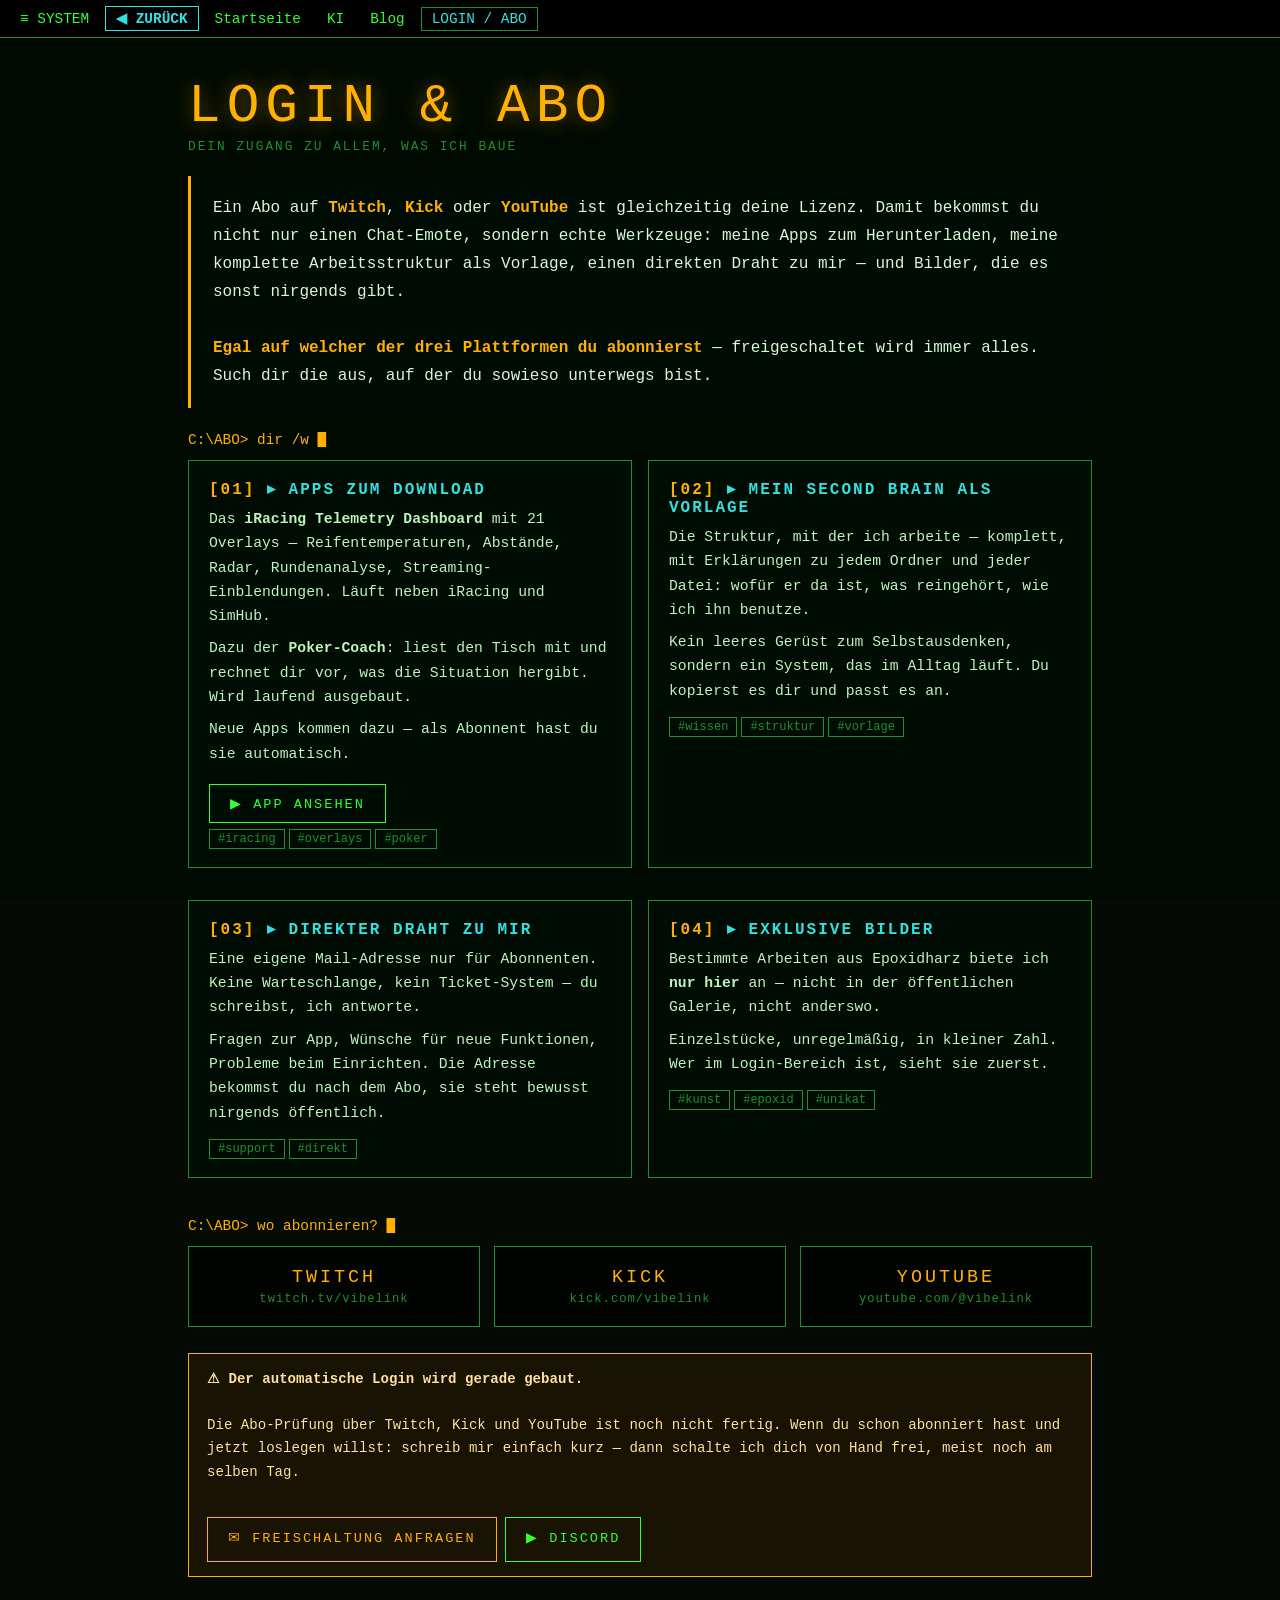
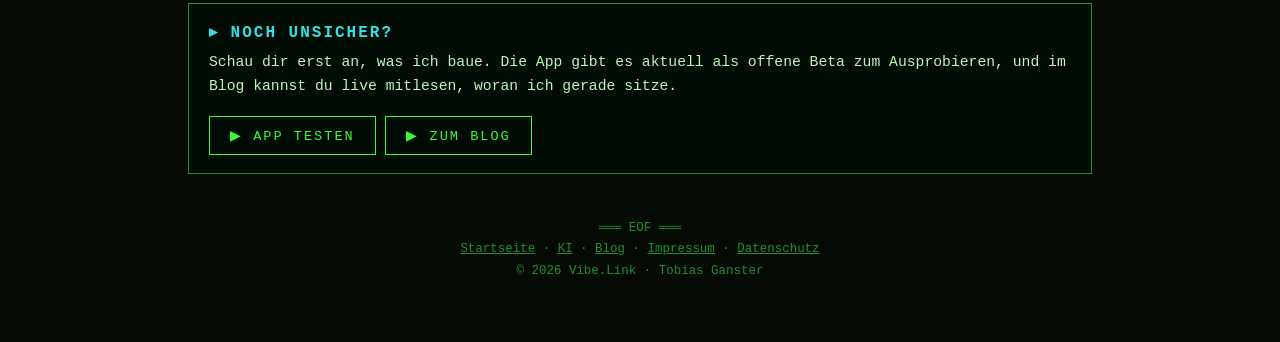
<file: login.html>
<!DOCTYPE html>
<html lang="de">
<head>
<meta charset="UTF-8">
<meta name="viewport" content="width=device-width, initial-scale=1.0">
<title>VIBE.LINK — Abo &amp; Login-Bereich</title>
<meta name="description" content="Ein Abo auf Twitch, Kick oder YouTube schaltet alles frei: Apps zum Download, das Second Brain als Vorlage, eine direkte Mail-Adresse und exklusive Bilder.">
<link rel="stylesheet" href="fonts.css">
<style>
  :root {
    --dos-bg: #050a05;
    --dos-green: #33ff33;
    --dos-dim: #1f8f2f;
    --dos-cyan: #33e0e0;
    --dos-amber: #ffb000;
  }
  * { box-sizing: border-box; }
  body {
    margin: 0;
    background: var(--dos-bg);
    color: var(--dos-green);
    font-family: "Courier New", Courier, monospace;
    min-height: 100vh;
    overflow-x: hidden;
  }
  .video-bg-container { position: fixed; top: 0; left: 0; width: 100%; height: 100%; z-index: 0; overflow: hidden; }
  .video-bg {
    position: absolute; top: 50%; left: 50%;
    min-width: 100%; min-height: 100%; width: auto; height: auto;
    transform: translate(-50%, -50%); object-fit: cover;
  }
  .overlay { position: fixed; inset: 0; z-index: 1; background: rgba(0, 12, 0, 0.76); }
  .scanlines {
    position: fixed; inset: 0; z-index: 2; pointer-events: none;
    background: repeating-linear-gradient(to bottom,
      rgba(0,0,0,0) 0px, rgba(0,0,0,0) 2px, rgba(0,0,0,0.25) 3px, rgba(0,0,0,0) 4px);
  }

  .menubar {
    position: relative; z-index: 5;
    display: flex; align-items: center; gap: 6px; flex-wrap: wrap;
    background: rgba(0,0,0,0.85);
    border-bottom: 1px solid var(--dos-dim);
    padding: 6px 10px; font-size: 0.9rem;
  }
  .menubar a, .menubar span { color: var(--dos-green); text-decoration: none; padding: 3px 10px; }
  .menubar a:hover { background: var(--dos-green); color: #000; }
  .menubar .active { background: #000; color: var(--dos-cyan); border: 1px solid var(--dos-dim); }
  .menubar .zurueck { color: var(--dos-cyan); border: 1px solid var(--dos-cyan); cursor: pointer; font-weight: bold; }

  .wrap { position: relative; z-index: 5; max-width: 940px; margin: 0 auto; padding: 28px 18px 60px; }

  .logo {
    font-size: clamp(1.8rem, 6vw, 3.4rem); letter-spacing: 6px;
    color: var(--dos-amber); text-shadow: 0 0 20px rgba(255,176,0,0.45);
    margin: 10px 0 2px;
  }
  .sub { color: var(--dos-dim); letter-spacing: 2px; font-size: 0.8rem; margin-bottom: 8px; }
  .prompt { color: var(--dos-amber); margin: 24px 0 12px; font-size: 0.9rem; }

  .intro {
    background: rgba(0,14,4,0.85); border-left: 3px solid var(--dos-amber);
    padding: 18px 22px; margin: 22px 0 8px; line-height: 1.75; color: #d9f7d9;
  }
  .intro strong { color: var(--dos-amber); }

  .card {
    background: rgba(0, 14, 4, 0.82);
    border: 1px solid var(--dos-dim);
    padding: 18px 20px; margin-bottom: 16px;
  }
  .card h2 { margin: 0 0 8px; font-size: 1rem; color: var(--dos-cyan); letter-spacing: 2px; }
  .card p { margin: 0 0 8px; line-height: 1.65; font-size: 0.92rem; color: #bdf5bd; }
  .card .nr { color: var(--dos-amber); }

  /* 400px sorgt dafuer, dass es bei 940px Breite genau ZWEI Spalten werden.
     Mit 280px wurden es drei — dann standen die vier Kacheln als 3+1 da und
     der Text war zu schmal zum Lesen. */
  .raster { display: grid; grid-template-columns: repeat(auto-fit, minmax(400px, 1fr)); gap: 16px; }

  .platt { display: grid; grid-template-columns: repeat(auto-fit, minmax(200px, 1fr)); gap: 14px; margin: 6px 0 4px; }
  .plattform {
    display: block; text-align: center; text-decoration: none;
    border: 1px solid var(--dos-dim); background: rgba(0,0,0,0.55);
    padding: 20px 14px; transition: all .15s;
  }
  .plattform:hover { border-color: var(--dos-amber); background: rgba(30,20,0,0.6); }
  .plattform .name { display: block; font-size: 1.15rem; letter-spacing: 3px; color: var(--dos-amber); margin-bottom: 4px; }
  .plattform .was { display: block; font-size: 0.76rem; color: var(--dos-dim); letter-spacing: 1px; }

  .btn {
    display: inline-block; margin-top: 10px; padding: 10px 20px;
    border: 1px solid var(--dos-green); color: var(--dos-green);
    text-decoration: none; letter-spacing: 2px; font-size: 0.85rem;
  }
  .btn:hover { background: var(--dos-green); color: #000; }
  .btn.amber { border-color: var(--dos-amber); color: var(--dos-amber); }
  .btn.amber:hover { background: var(--dos-amber); color: #000; }

  .hinweis {
    border: 1px solid var(--dos-amber); background: rgba(45,28,0,0.5);
    padding: 14px 18px; margin: 26px 0; font-size: 0.88rem; line-height: 1.65; color: #ffe0a0;
  }
  .tag { display: inline-block; border: 1px solid var(--dos-dim); color: var(--dos-dim);
         padding: 2px 8px; margin: 6px 4px 0 0; font-size: 0.75rem; }
  .footer { margin-top: 44px; text-align: center; color: var(--dos-dim); font-size: 0.78rem; line-height: 1.7; }
  .footer a { color: inherit; }
</style>
</head>
<body>

<div class="video-bg-container">
  <!-- Hintergruende einfach nach media/login/ legen — sie erscheinen automatisch. -->
  <video class="video-bg" id="loginBgVideo" data-bereich="login"
         data-fallback="startseite.mp4,startseite2.mp4"
         autoplay muted loop playsinline></video>
</div>
<div class="overlay"></div>
<div class="scanlines"></div>

<div class="menubar">
  <span>≡ SYSTEM</span>
  <span class="zurueck" onclick="if(history.length>1){history.back()}else{location.href='index.html'}">◀ ZURÜCK</span>
  <a href="index.html">Startseite</a>
  <a href="ki.html">KI</a>
  <a href="blog.html">Blog</a>
  <span class="active">LOGIN / ABO</span>
</div>

<div class="wrap">
  <div class="logo">LOGIN &amp; ABO</div>
  <div class="sub">DEIN ZUGANG ZU ALLEM, WAS ICH BAUE</div>

  <div class="intro">
    Ein Abo auf <strong>Twitch</strong>, <strong>Kick</strong> oder <strong>YouTube</strong> ist
    gleichzeitig deine Lizenz. Damit bekommst du nicht nur einen Chat-Emote, sondern echte
    Werkzeuge: meine Apps zum Herunterladen, meine komplette Arbeitsstruktur als Vorlage,
    einen direkten Draht zu mir — und Bilder, die es sonst nirgends gibt.
    <br><br>
    <strong>Egal auf welcher der drei Plattformen du abonnierst</strong> — freigeschaltet wird
    immer alles. Such dir die aus, auf der du sowieso unterwegs bist.
  </div>

  <div class="prompt">C:\ABO&gt; dir /w █</div>

  <div class="raster">

    <div class="card">
      <h2><span class="nr">[01]</span> ▸ APPS ZUM DOWNLOAD</h2>
      <p>
        Das <strong>iRacing Telemetry Dashboard</strong> mit 21 Overlays — Reifentemperaturen,
        Abstände, Radar, Rundenanalyse, Streaming-Einblendungen. Läuft neben iRacing und SimHub.
      </p>
      <p>
        Dazu der <strong>Poker-Coach</strong>: liest den Tisch mit und rechnet dir vor, was
        die Situation hergibt. Wird laufend ausgebaut.
      </p>
      <p>Neue Apps kommen dazu — als Abonnent hast du sie automatisch.</p>
      <a class="btn" href="https://ganster.tech" target="_blank" rel="noopener">▶ APP ANSEHEN</a>
      <div>
        <span class="tag">#iracing</span><span class="tag">#overlays</span><span class="tag">#poker</span>
      </div>
    </div>

    <div class="card">
      <h2><span class="nr">[02]</span> ▸ MEIN SECOND BRAIN ALS VORLAGE</h2>
      <p>
        Die Struktur, mit der ich arbeite — komplett, mit Erklärungen zu jedem Ordner und
        jeder Datei: wofür er da ist, was reingehört, wie ich ihn benutze.
      </p>
      <p>
        Kein leeres Gerüst zum Selbstausdenken, sondern ein System, das im Alltag läuft.
        Du kopierst es dir und passt es an.
      </p>
      <div>
        <span class="tag">#wissen</span><span class="tag">#struktur</span><span class="tag">#vorlage</span>
      </div>
    </div>

    <div class="card">
      <h2><span class="nr">[03]</span> ▸ DIREKTER DRAHT ZU MIR</h2>
      <p>
        Eine eigene Mail-Adresse nur für Abonnenten. Keine Warteschlange, kein Ticket-System —
        du schreibst, ich antworte.
      </p>
      <p>
        Fragen zur App, Wünsche für neue Funktionen, Probleme beim Einrichten. Die Adresse
        bekommst du nach dem Abo, sie steht bewusst nirgends öffentlich.
      </p>
      <div>
        <span class="tag">#support</span><span class="tag">#direkt</span>
      </div>
    </div>

    <div class="card">
      <h2><span class="nr">[04]</span> ▸ EXKLUSIVE BILDER</h2>
      <p>
        Bestimmte Arbeiten aus Epoxidharz biete ich <strong>nur hier</strong> an — nicht in
        der öffentlichen Galerie, nicht anderswo.
      </p>
      <p>
        Einzelstücke, unregelmäßig, in kleiner Zahl. Wer im Login-Bereich ist, sieht sie zuerst.
      </p>
      <div>
        <span class="tag">#kunst</span><span class="tag">#epoxid</span><span class="tag">#unikat</span>
      </div>
    </div>

  </div>

  <div class="prompt">C:\ABO&gt; wo abonnieren? █</div>

  <div class="platt">
    <a class="plattform" href="https://www.twitch.tv/vibelink" target="_blank" rel="noopener">
      <span class="name">TWITCH</span>
      <span class="was">twitch.tv/vibelink</span>
    </a>
    <a class="plattform" href="https://kick.com/vibelink" target="_blank" rel="noopener">
      <span class="name">KICK</span>
      <span class="was">kick.com/vibelink</span>
    </a>
    <a class="plattform" href="https://www.youtube.com/@vibelink" target="_blank" rel="noopener">
      <span class="name">YOUTUBE</span>
      <span class="was">youtube.com/@vibelink</span>
    </a>
  </div>

  <div class="hinweis">
    <strong>⚠ Der automatische Login wird gerade gebaut.</strong><br><br>
    Die Abo-Prüfung über Twitch, Kick und YouTube ist noch nicht fertig. Wenn du schon
    abonniert hast und jetzt loslegen willst: schreib mir einfach kurz — dann schalte ich
    dich von Hand frei, meist noch am selben Tag.<br><br>
    <a class="btn amber" href="mailto:T.ganster.dev@gmail.com?subject=Abo%20freischalten&amp;body=Hallo%20Tobias%2C%0A%0Aich%20habe%20auf%20folgender%20Plattform%20abonniert%3A%20%0AMein%20Benutzername%20dort%3A%20%0A%0AViele%20Gr%C3%BC%C3%9Fe">✉ FREISCHALTUNG ANFRAGEN</a>
    <a class="btn" href="https://discord.gg/vibelink" target="_blank" rel="noopener">▶ DISCORD</a>
  </div>

  <div class="card">
    <h2>▸ NOCH UNSICHER?</h2>
    <p>
      Schau dir erst an, was ich baue. Die App gibt es aktuell als offene Beta zum
      Ausprobieren, und im Blog kannst du live mitlesen, woran ich gerade sitze.
    </p>
    <a class="btn" href="https://ganster.tech" target="_blank" rel="noopener">▶ APP TESTEN</a>
    <a class="btn" href="blog.html">▶ ZUM BLOG</a>
  </div>

  <div class="footer">
    ═══ EOF ═══<br>
    <a href="index.html">Startseite</a> ·
    <a href="ki.html">KI</a> ·
    <a href="blog.html">Blog</a> ·
    <a href="impressum.html">Impressum</a> ·
    <a href="datenschutz.html">Datenschutz</a><br>
    © 2026 Vibe.Link · Tobias Ganster
  </div>
</div>

<script src="bg-rotator.js" defer></script>
<script src="zaehler.js" defer></script>
</body>
</html>
</file>
<file: fonts.css>
﻿/* cyrillic */
@font-face {
  font-family: 'Pixelify Sans';
  font-style: normal;
  font-weight: 400;
  font-display: swap;
  src: url(fonts/CHylV-3HFUT7aC4iv1TxGDR9JnkEi1lR.woff2) format('woff2');
  unicode-range: U+0301, U+0400-045F, U+0490-0491, U+04B0-04B1, U+2116;
}
/* latin-ext */
@font-face {
  font-family: 'Pixelify Sans';
  font-style: normal;
  font-weight: 400;
  font-display: swap;
  src: url(fonts/CHylV-3HFUT7aC4iv1TxGDR9JnMEi1lR.woff2) format('woff2');
  unicode-range: U+0100-02BA, U+02BD-02C5, U+02C7-02CC, U+02CE-02D7, U+02DD-02FF, U+0304, U+0308, U+0329, U+1D00-1DBF, U+1E00-1E9F, U+1EF2-1EFF, U+2020, U+20A0-20AB, U+20AD-20C0, U+2113, U+2C60-2C7F, U+A720-A7FF;
}
/* latin */
@font-face {
  font-family: 'Pixelify Sans';
  font-style: normal;
  font-weight: 400;
  font-display: swap;
  src: url(fonts/CHylV-3HFUT7aC4iv1TxGDR9Jn0Eiw.woff2) format('woff2');
  unicode-range: U+0000-00FF, U+0131, U+0152-0153, U+02BB-02BC, U+02C6, U+02DA, U+02DC, U+0304, U+0308, U+0329, U+2000-206F, U+20AC, U+2122, U+2191, U+2193, U+2212, U+2215, U+FEFF, U+FFFD;
}
/* cyrillic */
@font-face {
  font-family: 'Pixelify Sans';
  font-style: normal;
  font-weight: 700;
  font-display: swap;
  src: url(fonts/CHylV-3HFUT7aC4iv1TxGDR9JnkEi1lR.woff2) format('woff2');
  unicode-range: U+0301, U+0400-045F, U+0490-0491, U+04B0-04B1, U+2116;
}
/* latin-ext */
@font-face {
  font-family: 'Pixelify Sans';
  font-style: normal;
  font-weight: 700;
  font-display: swap;
  src: url(fonts/CHylV-3HFUT7aC4iv1TxGDR9JnMEi1lR.woff2) format('woff2');
  unicode-range: U+0100-02BA, U+02BD-02C5, U+02C7-02CC, U+02CE-02D7, U+02DD-02FF, U+0304, U+0308, U+0329, U+1D00-1DBF, U+1E00-1E9F, U+1EF2-1EFF, U+2020, U+20A0-20AB, U+20AD-20C0, U+2113, U+2C60-2C7F, U+A720-A7FF;
}
/* latin */
@font-face {
  font-family: 'Pixelify Sans';
  font-style: normal;
  font-weight: 700;
  font-display: swap;
  src: url(fonts/CHylV-3HFUT7aC4iv1TxGDR9Jn0Eiw.woff2) format('woff2');
  unicode-range: U+0000-00FF, U+0131, U+0152-0153, U+02BB-02BC, U+02C6, U+02DA, U+02DC, U+0304, U+0308, U+0329, U+2000-206F, U+20AC, U+2122, U+2191, U+2193, U+2212, U+2215, U+FEFF, U+FFFD;
}
/* latin-ext */
@font-face {
  font-family: 'Silkscreen';
  font-style: normal;
  font-weight: 400;
  font-display: swap;
  src: url(fonts/m8JXjfVPf62XiF7kO-i9YL1la1OD.woff2) format('woff2');
  unicode-range: U+0100-02BA, U+02BD-02C5, U+02C7-02CC, U+02CE-02D7, U+02DD-02FF, U+0304, U+0308, U+0329, U+1D00-1DBF, U+1E00-1E9F, U+1EF2-1EFF, U+2020, U+20A0-20AB, U+20AD-20C0, U+2113, U+2C60-2C7F, U+A720-A7FF;
}
/* latin */
@font-face {
  font-family: 'Silkscreen';
  font-style: normal;
  font-weight: 400;
  font-display: swap;
  src: url(fonts/m8JXjfVPf62XiF7kO-i9YLNlaw.woff2) format('woff2');
  unicode-range: U+0000-00FF, U+0131, U+0152-0153, U+02BB-02BC, U+02C6, U+02DA, U+02DC, U+0304, U+0308, U+0329, U+2000-206F, U+20AC, U+2122, U+2191, U+2193, U+2212, U+2215, U+FEFF, U+FFFD;
}
/* latin-ext */
@font-face {
  font-family: 'Silkscreen';
  font-style: normal;
  font-weight: 700;
  font-display: swap;
  src: url(fonts/m8JUjfVPf62XiF7kO-i9aAhAfmKi2Oud.woff2) format('woff2');
  unicode-range: U+0100-02BA, U+02BD-02C5, U+02C7-02CC, U+02CE-02D7, U+02DD-02FF, U+0304, U+0308, U+0329, U+1D00-1DBF, U+1E00-1E9F, U+1EF2-1EFF, U+2020, U+20A0-20AB, U+20AD-20C0, U+2113, U+2C60-2C7F, U+A720-A7FF;
}
/* latin */
@font-face {
  font-family: 'Silkscreen';
  font-style: normal;
  font-weight: 700;
  font-display: swap;
  src: url(fonts/m8JUjfVPf62XiF7kO-i9aAhAfmyi2A.woff2) format('woff2');
  unicode-range: U+0000-00FF, U+0131, U+0152-0153, U+02BB-02BC, U+02C6, U+02DA, U+02DC, U+0304, U+0308, U+0329, U+2000-206F, U+20AC, U+2122, U+2191, U+2193, U+2212, U+2215, U+FEFF, U+FFFD;
}
/* vietnamese */
@font-face {
  font-family: 'Space Mono';
  font-style: italic;
  font-weight: 400;
  font-display: swap;
  src: url(fonts/i7dNIFZifjKcF5UAWdDRYERMSHK_IwU.woff2) format('woff2');
  unicode-range: U+0102-0103, U+0110-0111, U+0128-0129, U+0168-0169, U+01A0-01A1, U+01AF-01B0, U+0300-0301, U+0303-0304, U+0308-0309, U+0323, U+0329, U+1EA0-1EF9, U+20AB;
}
/* latin-ext */
@font-face {
  font-family: 'Space Mono';
  font-style: italic;
  font-weight: 400;
  font-display: swap;
  src: url(fonts/i7dNIFZifjKcF5UAWdDRYERMSXK_IwU.woff2) format('woff2');
  unicode-range: U+0100-02BA, U+02BD-02C5, U+02C7-02CC, U+02CE-02D7, U+02DD-02FF, U+0304, U+0308, U+0329, U+1D00-1DBF, U+1E00-1E9F, U+1EF2-1EFF, U+2020, U+20A0-20AB, U+20AD-20C0, U+2113, U+2C60-2C7F, U+A720-A7FF;
}
/* latin */
@font-face {
  font-family: 'Space Mono';
  font-style: italic;
  font-weight: 400;
  font-display: swap;
  src: url(fonts/i7dNIFZifjKcF5UAWdDRYERMR3K_.woff2) format('woff2');
  unicode-range: U+0000-00FF, U+0131, U+0152-0153, U+02BB-02BC, U+02C6, U+02DA, U+02DC, U+0304, U+0308, U+0329, U+2000-206F, U+20AC, U+2122, U+2191, U+2193, U+2212, U+2215, U+FEFF, U+FFFD;
}
/* vietnamese */
@font-face {
  font-family: 'Space Mono';
  font-style: normal;
  font-weight: 400;
  font-display: swap;
  src: url(fonts/i7dPIFZifjKcF5UAWdDRYE58RWq7.woff2) format('woff2');
  unicode-range: U+0102-0103, U+0110-0111, U+0128-0129, U+0168-0169, U+01A0-01A1, U+01AF-01B0, U+0300-0301, U+0303-0304, U+0308-0309, U+0323, U+0329, U+1EA0-1EF9, U+20AB;
}
/* latin-ext */
@font-face {
  font-family: 'Space Mono';
  font-style: normal;
  font-weight: 400;
  font-display: swap;
  src: url(fonts/i7dPIFZifjKcF5UAWdDRYE98RWq7.woff2) format('woff2');
  unicode-range: U+0100-02BA, U+02BD-02C5, U+02C7-02CC, U+02CE-02D7, U+02DD-02FF, U+0304, U+0308, U+0329, U+1D00-1DBF, U+1E00-1E9F, U+1EF2-1EFF, U+2020, U+20A0-20AB, U+20AD-20C0, U+2113, U+2C60-2C7F, U+A720-A7FF;
}
/* latin */
@font-face {
  font-family: 'Space Mono';
  font-style: normal;
  font-weight: 400;
  font-display: swap;
  src: url(fonts/i7dPIFZifjKcF5UAWdDRYEF8RQ.woff2) format('woff2');
  unicode-range: U+0000-00FF, U+0131, U+0152-0153, U+02BB-02BC, U+02C6, U+02DA, U+02DC, U+0304, U+0308, U+0329, U+2000-206F, U+20AC, U+2122, U+2191, U+2193, U+2212, U+2215, U+FEFF, U+FFFD;
}
/* vietnamese */
@font-face {
  font-family: 'Space Mono';
  font-style: normal;
  font-weight: 700;
  font-display: swap;
  src: url(fonts/i7dMIFZifjKcF5UAWdDRaPpZUFqaHjyV.woff2) format('woff2');
  unicode-range: U+0102-0103, U+0110-0111, U+0128-0129, U+0168-0169, U+01A0-01A1, U+01AF-01B0, U+0300-0301, U+0303-0304, U+0308-0309, U+0323, U+0329, U+1EA0-1EF9, U+20AB;
}
/* latin-ext */
@font-face {
  font-family: 'Space Mono';
  font-style: normal;
  font-weight: 700;
  font-display: swap;
  src: url(fonts/i7dMIFZifjKcF5UAWdDRaPpZUFuaHjyV.woff2) format('woff2');
  unicode-range: U+0100-02BA, U+02BD-02C5, U+02C7-02CC, U+02CE-02D7, U+02DD-02FF, U+0304, U+0308, U+0329, U+1D00-1DBF, U+1E00-1E9F, U+1EF2-1EFF, U+2020, U+20A0-20AB, U+20AD-20C0, U+2113, U+2C60-2C7F, U+A720-A7FF;
}
/* latin */
@font-face {
  font-family: 'Space Mono';
  font-style: normal;
  font-weight: 700;
  font-display: swap;
  src: url(fonts/i7dMIFZifjKcF5UAWdDRaPpZUFWaHg.woff2) format('woff2');
  unicode-range: U+0000-00FF, U+0131, U+0152-0153, U+02BB-02BC, U+02C6, U+02DA, U+02DC, U+0304, U+0308, U+0329, U+2000-206F, U+20AC, U+2122, U+2191, U+2193, U+2212, U+2215, U+FEFF, U+FFFD;
}
</file>
<file: recht.css>
/* Gemeinsames Layout fuer Impressum & Datenschutz (VIBE.LINK) */
:root {
  --dos-bg: #050a05;
  --dos-green: #33ff33;
  --dos-dim: #1f8f2f;
  --dos-cyan: #4fd8ff;
  --dos-amber: #ffb000;
}
* { box-sizing: border-box; margin: 0; padding: 0; }
body {
  background: var(--dos-bg);
  color: #bdf5bd;
  font-family: "Courier New", Courier, monospace;
  line-height: 1.75;
  min-height: 100vh;
}
.menubar {
  display: flex; align-items: center; gap: 6px; flex-wrap: wrap;
  background: rgba(0,0,0,0.9);
  border-bottom: 1px solid var(--dos-dim);
  padding: 8px 12px; font-size: 0.9rem;
  position: sticky; top: 0; z-index: 10;
}
.menubar a, .menubar span { color: var(--dos-green); text-decoration: none; padding: 3px 10px; }
.menubar a:hover { background: var(--dos-green); color: #000; }
.menubar .zurueck {
  color: var(--dos-cyan); border: 1px solid var(--dos-cyan);
  font-weight: bold; cursor: pointer;
}
.wrap { max-width: 820px; margin: 0 auto; padding: 34px 20px 70px; }
h1 {
  font-size: clamp(1.4rem, 4vw, 2.2rem);
  color: var(--dos-cyan); letter-spacing: 4px;
  margin-bottom: 6px;
}
.sub { color: var(--dos-dim); font-size: 0.8rem; letter-spacing: 2px; margin-bottom: 30px; }
h2 {
  font-size: 1rem; color: var(--dos-cyan); letter-spacing: 2px;
  margin: 32px 0 10px; border-bottom: 1px solid var(--dos-dim); padding-bottom: 6px;
}
h3 { font-size: 0.92rem; color: var(--dos-amber); margin: 20px 0 6px; }
p { margin-bottom: 12px; }
ul { margin: 0 0 14px 20px; }
li { margin-bottom: 6px; }
a { color: var(--dos-cyan); }
strong { color: var(--dos-amber); }
.box {
  border: 1px solid var(--dos-dim);
  background: rgba(0,14,4,0.6);
  padding: 16px 18px; margin-bottom: 18px;
}
.hinweis {
  border: 1px solid var(--dos-amber);
  background: rgba(45,28,0,0.45);
  padding: 14px 18px; margin: 24px 0;
  font-size: 0.88rem;
}
.footer {
  margin-top: 44px; text-align: center;
  color: var(--dos-dim); font-size: 0.78rem; line-height: 1.7;
  border-top: 1px solid var(--dos-dim); padding-top: 18px;
}
.footer a { color: var(--dos-dim); }
</file>
